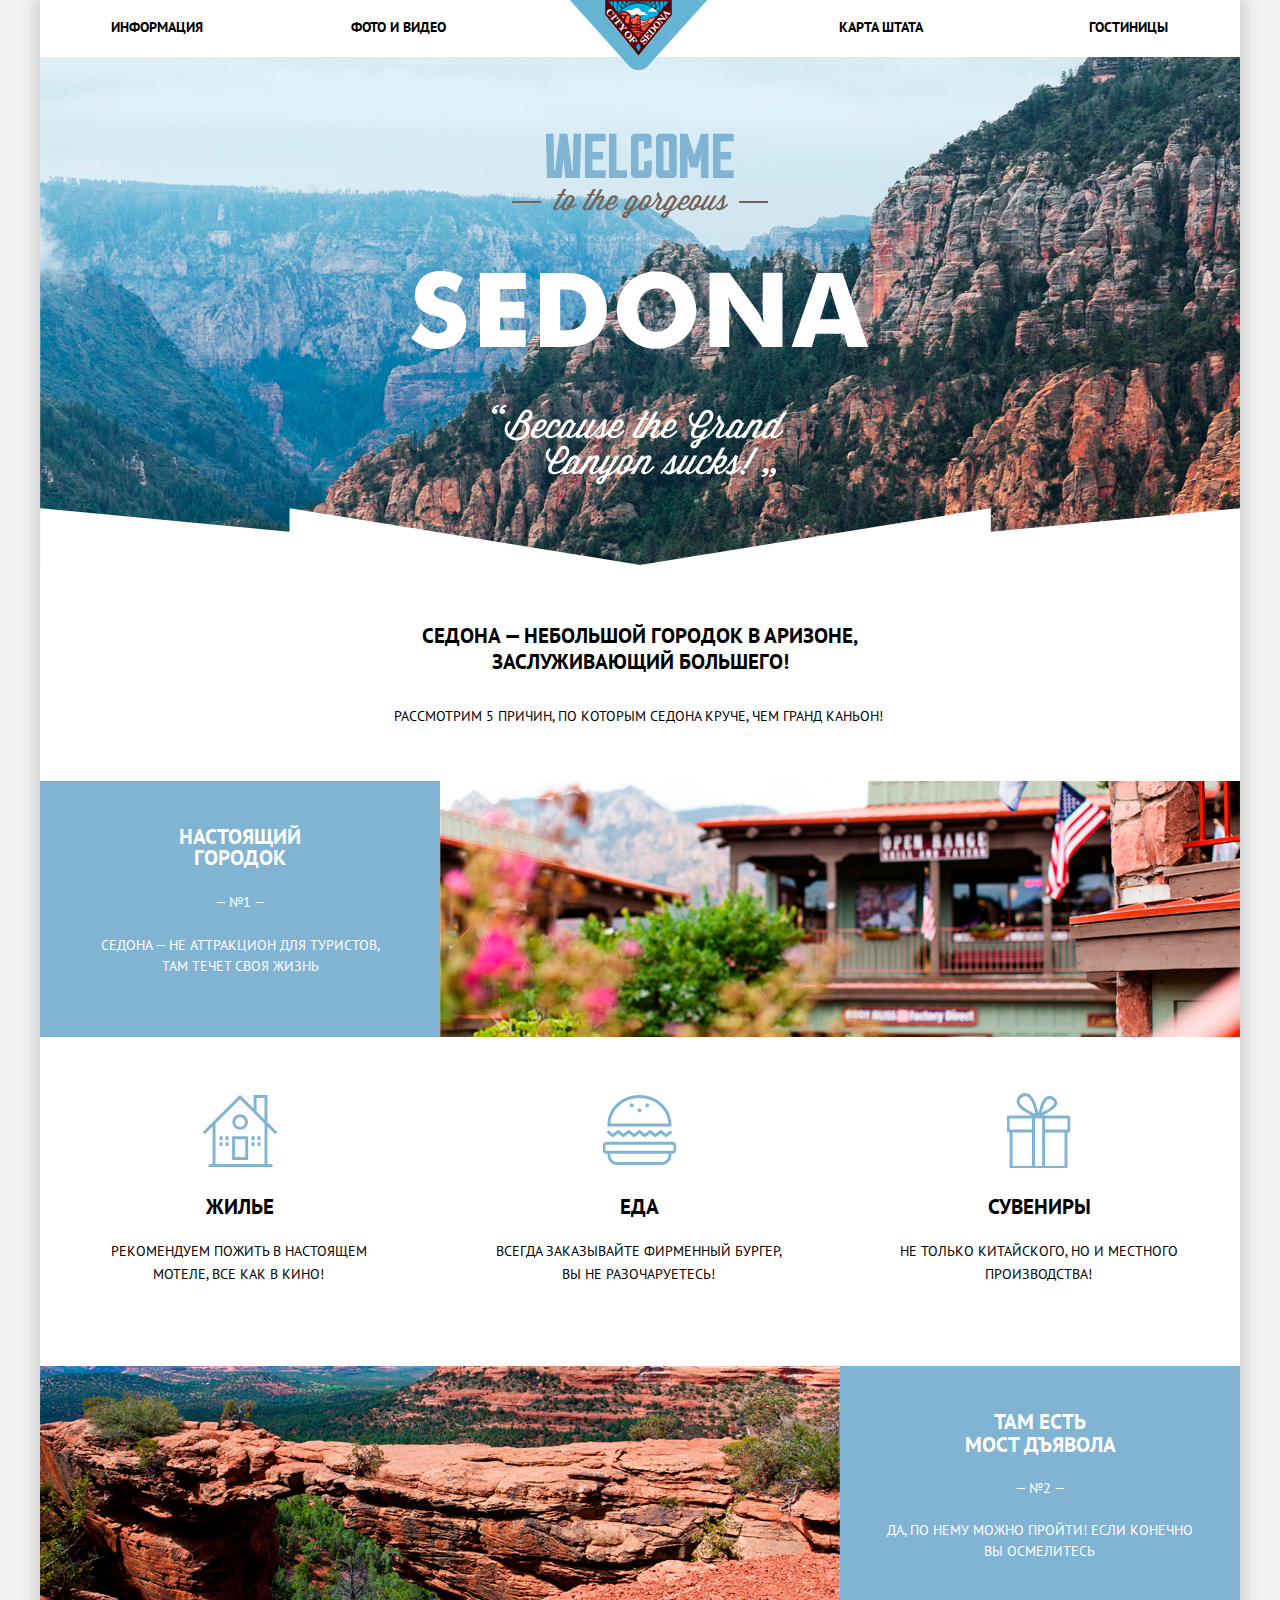
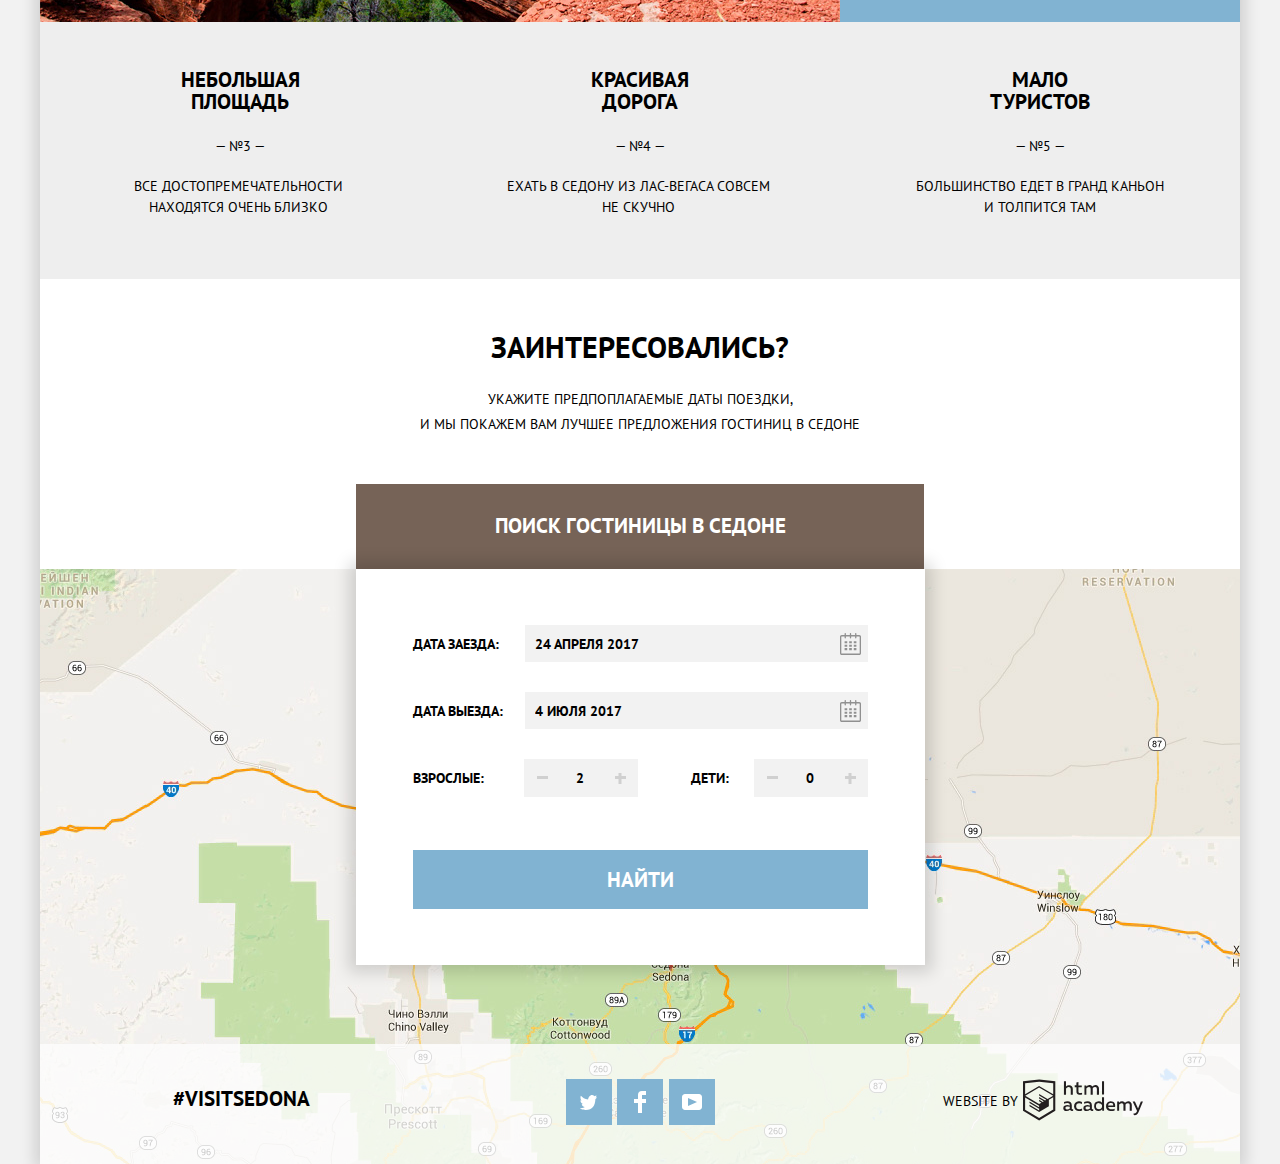
<file: index.html>
<!DOCTYPE html>
<html lang="ru">
  <head>
    <meta charset="utf-8">
    <title>HTML Academy: Седона</title>
    <link href="https://fonts.googleapis.com/css?family=PT+Sans:400,700&amp;subset=cyrillic" rel="stylesheet">
    <link href="css/normalize.min.css" rel="stylesheet">
    <link href="css/style.min.css" rel="stylesheet">
  </head>
  <body class="no-js">
  
    <div class="container"> 
    <header class="main-header">
      <nav class="main-navigation">
        <a class="main-header-logo" href="index.html">
          <img src="img/main-logo.png" width="138" height="70" alt="Логотип «Седона»">
        </a>
        <ul class="site-navigation">
          <li><a href="info.html">Информация</a></li>
          <li><a href="photos.html">Фото и видео</a></li>
          <li><a href="map.html">Карта штата</a></li>
          <li><a href="catalog.html">Гостиницы</a></li>
        </ul>
      </nav>
    </header>

    <main>

      <div class="header-image">  
        <img src="img/welcome-text.png" class="welcome-title" alt="Welcome to Sedona"/>  <!--Контентное изображение, без которого теряется смысл раздела-->
      </div>

      <section class="main-description">
        <h1 class="visually-hidden">5 преимуществ Седоны</h1> 
        <h2>СЕДОНА &mdash; НЕБОЛЬШОЙ ГОРОДОК В АРИЗОНЕ, ЗАСЛУЖИВАЮЩИЙ БОЛЬШЕГО!</h2>
        <p>РАССМОТРИМ 5 ПРИЧИН, ПО КОТОРЫМ СЕДОНА КРУЧЕ, ЧЕМ ГРАНД КАНЬОН!</p>
      </section>

      <section class="true-city"> 
        <div class="true-city-description">
          <h2>НАСТОЯЩИЙ ГОРОДОК</h2>
          <span>&mdash; №1 &mdash;</span>
          <p>СЕДОНА &mdash; НЕ АТТРАКЦИОН ДЛЯ ТУРИСТОВ, ТАМ ТЕЧЕТ СВОЯ ЖИЗНЬ</p>
        </div>
      </section>

      <section class="add-adventages"> 
        <h2 class="visually-hidden">Дополнительные преимущества Седоны</h2>
        <ul class="add-adventages-list">
          <li class="add-adventages-item">  
            <h3>ЖИЛЬЕ</h3>
            <p>РЕКОМЕНДУЕМ ПОЖИТЬ В НАСТОЯЩЕМ МОТЕЛЕ, ВСЕ КАК В КИНО!</p>
          </li>
          <li class="add-adventages-item">
            <h3>ЕДА</h3>
            <p>ВСЕГДА ЗАКАЗЫВАЙТЕ ФИРМЕННЫЙ БУРГЕР, ВЫ НЕ РАЗОЧАРУЕТЕСЬ!</p>
          </li>
          <li class="add-adventages-item">
            <h3>СУВЕНИРЫ</h3>
            <p>НЕ ТОЛЬКО КИТАЙСКОГО, НО И МЕСТНОГО ПРОИЗВОДСТВА!</p>
          </li>
        </ul>  
      </section>
       
      <section class="devil-bridge"> 
        <div class="devil-bridge-description">
          <h2>ТАМ ЕСТЬ<br>МОСТ ДЪЯВОЛА</h2>
          <span>&mdash; №2 &mdash;</span>
          <p>ДА, ПО НЕМУ МОЖНО ПРОЙТИ! ЕСЛИ КОНЕЧНО ВЫ ОСМЕЛИТЕСЬ</p>
        </div>
      </section>

      <section class="last-adventages">
        <h2 class="visually-hidden">Финальные три преимущества</h2>
        <ul class="last-adventages-list">
          <li class="last-adventages-item">
            <h2>НЕБОЛЬШАЯ ПЛОЩАДЬ</h2>
            <span>&mdash; №3 &mdash;</span>
            <p>ВСЕ ДОСТОПРЕМЕЧАТЕЛЬНОСТИ НАХОДЯТСЯ ОЧЕНЬ БЛИЗКО</p>
          </li>
          <li class="last-adventages-item">
            <h2>КРАСИВАЯ ДОРОГА</h2>
            <span>&mdash; №4 &mdash;</span>
            <p>ЕХАТЬ В СЕДОНУ ИЗ ЛАС-ВЕГАСА СОВСЕМ НЕ СКУЧНО</p>
          </li>
          <li class="last-adventages-item">
            <h2>МАЛО ТУРИСТОВ</h2>
            <span>&mdash; №5 &mdash;</span>
            <p>БОЛЬШИНСТВО ЕДЕТ В ГРАНД КАНЬОН И ТОЛПИТСЯ ТАМ</p>
          </li>
        </ul>  
      </section>
      
      <section class="proposal">
        <h2>ЗАИНТЕРЕСОВАЛИСЬ?</h2>
        <p>УКАЖИТЕ ПРЕДПОПЛАГАЕМЫЕ ДАТЫ ПОЕЗДКИ,<br>И МЫ ПОКАЖЕМ ВАМ ЛУЧШЕЕ ПРЕДЛОЖЕНИЯ ГОСТИНИЦ В СЕДОНЕ</p>
        <a class="search-button" href="search-hotels.html">ПОИСК ГОСТИНИЦы В СЕДОНЕ</a>
      </section>

      <section class="modal modal-search-hotels modal-show">
        <form class="search-hotel-form" action="https://echo.htmlacademy.ru" method="post">
          <h2 class="visually-hidden">Поиск гостиницы</h2>
          <div class="search-hotel-date">
            <label for="arrivale-date">Дата заезда:</label>
            <input id="arrivale-date" type="text" name="ar-date" value="24 апреля 2017"> 
            <button type="button" class="icon-calendar"><span class="visually-hidden">Календарь</span></button>
          </div>
          <div class="search-hotel-date">
            <label for="departure-date">Дата выезда:</label>
            <input id="departure-date" type="text" name="dep-date" value="4 июля 2017"> 
            <button type="button" class="icon-calendar"><span class="visually-hidden">Календарь</span></button>
          </div>
    
          <div class="search-hotel-people">
            <div class="amount">
              <label for="adults-amount">Взрослые:</label>
              <button class="minus-button" type="button" name="minus-adult">
                <span class="visually-hidden">Уменьшить количество взрослых на 1</span>
                
              </button>
              <input type="text" name="amount-of-adults" value="2" id="adults-amount" pattern="[0-9]{1,2}" title="Количество взрослых не более 99">
              <button class="plus-button" type="button" name="plus-adult">
                <span class="visually-hidden">Увеличить количество взрослых на 1</span>
                
              </button>
            </div>
            <div class="amount">
              <label for="childs-amount">Дети:</label>
              <button class="minus-button" type="button" name="minus-child">
                <span class="visually-hidden">Уменьшить количество детей на 1</span>
                
              </button>
              <input type="text" name="amount-of-childs" value="0" id="childs-amount" pattern="[0-9]{1,2}" title="Количество детей не более 99">
              <button class="plus-button" type="button" name="plus-child">
                <span class="visually-hidden">Увеличить количество детей на 1</span>
                
              </button>
            </div>
          </div>
          <button class="find-button" type="submit">Найти</button> 
          </form>
      </section>
      
      <section class="map">
        <iframe src="https://www.google.com/maps/embed?pb=!1m18!1m12!1m3!1d52385.31504777315!2d-111.81831333812019!3d34.85416208209693!2m3!1f0!2f0!3f0!3m2!1i1024!2i768!4f13.1!3m3!1m2!1s0x872da132f942b00d%3A0x5548c523fa6c8efd!2z0KHQtdC00L7QvdCwLCDQkNGA0LjQt9C-0L3QsCA4NjMzNiwg0KHQqNCQ!5e0!3m2!1sru!2sru!4v1530361672863" allowfullscreen></iframe>
      </section>
    </main>

    <footer class="main-footer footer-index">
      <div class="footer-hash">
        <a href="#VISITSEDONA">#VISITSEDONA</a>
      </div>
      <div class="footer-social">
        <ul>
          <li>
            <a class="social-button" href="#">
              <span class="visually-hidden">Твитер</span>
              <svg xmlns="http://www.w3.org/2000/svg" xmlns:xlink="http://www.w3.org/1999/xlink" width="17" height="15" viewBox="0 0 17 15"><path fill="#FFF" d="M10.95.144c1.685-.496 2.984.27 3.577 1.179.673-.231 1.331-.481 2.011-.708a2.345 2.345 0 0 1-.857 1.768c.685.17 1.304-.491 1.304-.491-.169 1-1.006 1.788-1.563 2.024-.231 6.75-3.175 11.217-10.077 11.082h-.446c-.41 0-4.164-.46-4.898-1.887 2.271.196 3.893-.422 4.693-1.177-.96-.3-2.679-.477-2.979-2.95.349.106.564.228 1.19.119C1.705 8.247.374 7.53.448 5.33c.285.328 1.067.536 1.34.472C1.085 5.561-.182 2.442.894.85c1.818 1.854 3.735 3.606 7.152 3.773C8.254 2.33 9.183.793 10.95.144z"/></svg>
            </a>
          </li>
          <li>
            <a class="social-button" href="#">
              <span class="visually-hidden">Фейсбук</span>
              <svg xmlns="http://www.w3.org/2000/svg" width="12" height="22" viewBox="0 0 12 22"><path fill="#FFF" d="M12 4V0H8a4 4 0 0 0-4 4v4H0v4h4v10h4V12h4V8H8V4h4z"/></svg>
            </a>
          </li>
          <li>
            <a class="social-button" href="#">
              <span class="visually-hidden">YouTube</span>
              <svg xmlns="http://www.w3.org/2000/svg" xmlns:xlink="http://www.w3.org/1999/xlink" width="20" height="16" viewBox="0 0 20 16"><path fill="#FFF" d="M17 0H3C1.35 0 0 1.35 0 3v10c0 1.65 1.35 3 3 3h14c1.65 0 3-1.35 3-3V3c0-1.65-1.35-3-3-3zM6.027 11.998V4.002L15.014 8l-8.987 3.998z"/></svg>
            </a>
          </li>
        </ul>
      </div>
      <div class="footer-academy-logo">
        <span>Website by</span>
        <a class="footer-logo" href="https://htmlacademy.ru/intensive/htmlcss">
          <svg id="Layer_1" data-name="Layer 1" xmlns="http://www.w3.org/2000/svg" viewBox="0 0 108.08 36.85"><path d="M44.61,26.88a2,2,0,0,0,.55-0.1v1.33a3.25,3.25,0,0,1-1.18.21,1.67,1.67,0,0,1-1.67-1,4.84,4.84,0,0,1-3.14,1.08c-1.51,0-2.91-.83-2.91-2.55,0-2.13,2-2.79,3.71-2.79a11.08,11.08,0,0,1,2.17.25v-0.3c0-1-.76-1.77-2.19-1.77a7.42,7.42,0,0,0-3,.64v-1.7a10.21,10.21,0,0,1,3.19-.55c2.36,0,3.81,1.12,3.81,3.65v3a0.54,0.54,0,0,0,.49.59h0.17Zm-6.44-1.13A1.35,1.35,0,0,0,39.63,27h0.11a3.39,3.39,0,0,0,2.41-1V24.58a9.72,9.72,0,0,0-1.81-.21c-1,0-2.16.33-2.16,1.38h0Zm12.36-6.11a5,5,0,0,1,2.57.64V22a4.08,4.08,0,0,0-2.3-.7,2.75,2.75,0,1,0,0,5.49,5,5,0,0,0,2.43-.64v1.71a6.27,6.27,0,0,1-2.76.57A4.21,4.21,0,0,1,46,24.51q0-.21,0-0.41a4.32,4.32,0,0,1,4.18-4.46h0.38Zm12.17,7.24a2,2,0,0,0,.55-0.1v1.33a3.25,3.25,0,0,1-1.18.21,1.67,1.67,0,0,1-1.67-1,4.84,4.84,0,0,1-3.14,1.08c-1.51,0-2.91-.83-2.91-2.55,0-2.13,2-2.79,3.71-2.79a11.08,11.08,0,0,1,2.17.25v-0.3c0-1-.76-1.77-2.19-1.77a7.42,7.42,0,0,0-3,.64v-1.7a10.21,10.21,0,0,1,3.19-.55c2.36,0,3.81,1.12,3.81,3.65v3a0.54,0.54,0,0,0,.49.59h0.17Zm-6.44-1.13A1.35,1.35,0,0,0,57.73,27h0.11a3.39,3.39,0,0,0,2.41-1V24.58a9.72,9.72,0,0,0-1.81-.21c-1.06,0-2.16.33-2.16,1.38h0ZM73,16V28.2H71.35V26.88a3.88,3.88,0,0,1-3.19,1.54,4.4,4.4,0,0,1,0-8.78,3.81,3.81,0,0,1,3,1.3V16H73Zm-4.53,5.22a2.76,2.76,0,1,0,0,5.52A2.86,2.86,0,0,0,71.15,25V23A2.91,2.91,0,0,0,68.49,21.27ZM79,19.64c3.31,0,4.46,2.68,3.92,5.09H76.7c0.21,1.5,1.67,2.11,3.19,2.11a6.11,6.11,0,0,0,2.64-.59v1.6a7.14,7.14,0,0,1-3,.57C77,28.42,74.78,27,74.78,24a4.18,4.18,0,0,1,4-4.39H79Zm0.09,1.54a2.28,2.28,0,0,0-2.44,2.1v0.06H81.3A2,2,0,0,0,79.13,21.18Zm5.73,7V19.87h1.65v1a3.81,3.81,0,0,1,2.78-1.27A2.86,2.86,0,0,1,91.89,21a4.12,4.12,0,0,1,2.91-1.33A3.06,3.06,0,0,1,98,23V28.2h-1.9V23.05a1.59,1.59,0,0,0-1.42-1.75H94.42a2.8,2.8,0,0,0-2.07,1.12V28.2h-1.9V23.05A1.59,1.59,0,0,0,89,21.31H88.8a3,3,0,0,0-2.21,1.29v5.63H84.86Zm21.31-8.33h1.9l-3.91,9.46c-0.9,2.17-2.09,2.86-3.35,2.86a4.76,4.76,0,0,1-1.1-.14V30.46a2.86,2.86,0,0,0,.85.12c0.9,0,1.58-.64,2.07-1.9l0.17-.42-4-8.4h2l2.86,6.29ZM38.73,1.46V6.22a3.81,3.81,0,0,1,2.7-1.14,3.25,3.25,0,0,1,3.44,3.4v5.15H43V8.72a1.81,1.81,0,0,0-1.61-2h-0.3a2.93,2.93,0,0,0-2.32,1.39v5.52h-1.9V1.46h1.9ZM49.94,2.31v3h3V6.91h-3v3.81c0,1.1.5,1.46,1.58,1.46a4.49,4.49,0,0,0,1.69-.33v1.6A6.8,6.8,0,0,1,51,13.8a2.55,2.55,0,0,1-2.86-2.74V6.89H46.58V5.26h1.5V2.74Zm5.4,11.31V5.28H57v1A3.81,3.81,0,0,1,59.77,5a2.86,2.86,0,0,1,2.6,1.33A4.12,4.12,0,0,1,65.28,5,3.06,3.06,0,0,1,68.44,8.4v5.21h-1.9V8.46a1.59,1.59,0,0,0-1.42-1.75H64.89a2.8,2.8,0,0,0-2.07,1.12v5.78h-1.9V8.46A1.59,1.59,0,0,0,59.5,6.71H59.27A3,3,0,0,0,57.06,8v5.63H55.34ZM71.17,1.45H73V13.6H71.17V1.45ZM14.71,0H14.55L0,1.54V28.21l14.55,8.66,14.55-8.66V1.54Zm12.5,27.1L14.55,34.64,1.9,27.12V16.18l12.59,7.5V25L5.86,19.9v1.31l8.68,5.21v1.39L5.87,22.65V24l8.68,5.21,8.75-5.24V18.31L27.2,16V27.12Zm0-12.53-3.48,2-1.6,1L14.51,13v1.31L21,18.23H21l-0.14.09-1,.54-5.37-3.2V17l4.24,2.52-1,.67-3.2-1.9v1.31l2.1,1.24L14.5,22.1,2,14.65,14.51,7.11Zm0-1.32L14.49,5.76,1.91,13.25v-10L14.56,1.92,27.21,3.25v10h0Z" transform="translate(0 -0.02)" fill="#231f20"/></svg>
        </a>
      </div>
    </footer>
  </div>
  
  <script src="js/search-form.min.js"></script>

  </body>
</html>
</file>
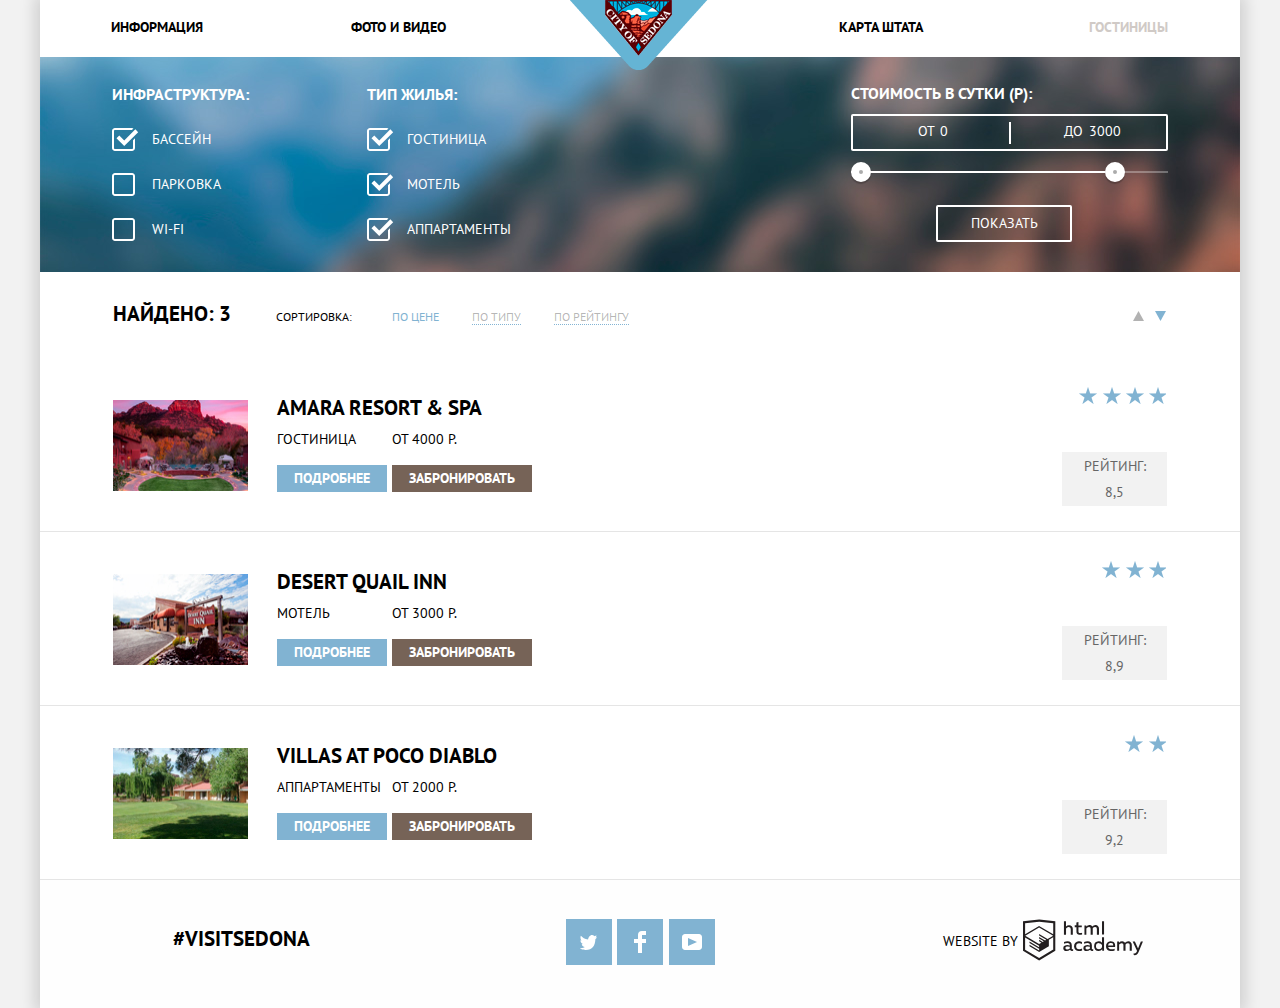
<file: catalog.html>
<!DOCTYPE html>
<html lang="ru">
  <head>
    <meta charset="utf-8">
    <title>HTML Academy: Седона</title>
    <link href="https://fonts.googleapis.com/css?family=PT+Sans:400,700&amp;subset=cyrillic" rel="stylesheet">
    <link href="css/normalize.min.css" rel="stylesheet">
    <link href="css/style.min.css" rel="stylesheet">
  </head>
  <body>
    <div class="container">
      
      <header class="main-header">
        <nav class="main-navigation">
          <a class="main-header-logo" href="index.html">
            <img src="img/main-logo.png" width="138" height="70" alt="Логотип «Седона»">
          </a>
          <ul class="site-navigation">
            <li><a href="info.html">Информация</a></li>
            <li><a href="photos.html">Фото и видео</a></li>
            <li><a href="map.html">Карта штата</a></li>
            <li><a href="hotels.html" class="active">Гостиницы</a></li>
          </ul>
        </nav>
      </header>

      <main>
        <section class="filters">
          <h2 class="visually-hidden">Фильтр отелей</h2>
          <form class="filter-form" method="get" action="https://echo.htmlacademy.ru">
          <div class="hotel-filter">
            <h2>Инфраструктура:</h2>
            <ul>
              <li class="filter-option">          
                <input class="visually-hidden filter-input filter-input-checkbox" type="checkbox" name="pool" value="Бассейн" id="checkbox1" checked>
                <label for="checkbox1">Бассейн</label>
              </li>
              <li class="filter-option">
                <input class="visually-hidden filter-input filter-input-checkbox" type="checkbox" name="parking" value="Парковка" id="checkbox2">
                <label for="checkbox2">Парковка</label>
              </li>
              <li class="filter-option">
                <input class="visually-hidden filter-input filter-input-checkbox" type="checkbox" name="wifi" value="Wi-Fi" id="checkbox3">
                <label for="checkbox3">Wi-Fi</label>
              </li>
            </ul>
          </div>

          <div class="hotel-filter">
            <h2>Тип жилья:</h2>
            <ul>
              <li class="filter-option">
                <input class="visually-hidden filter-input filter-input-checkbox" type="checkbox" name="hotel" value="Гостиница" id="checkbox4" checked>
                <label for="checkbox4">Гостиница</label>
              </li>
              <li class="filter-option">
                <input class="visually-hidden filter-input filter-input-checkbox" type="checkbox" name="motel" value="Мотель" id="checkbox5" checked>
                <label  for="checkbox5">Мотель</label>
              </li>
              <li class="filter-option">
                <input class="visually-hidden filter-input filter-input-checkbox" type="checkbox" name="appartment" value="Аппартаменты" id="checkbox6" checked>
                <label for="checkbox6">Аппартаменты</label>    
              </li>
            </ul>
          </div>

          <div class="filter-range">
            <div class="filter-range-title">Стоимость в сутки (р):</div>
            <div class="price-controls">
              <label class="min-price">от <input type="text" name="min-price" value="0"></label>
              <label class="max-price">до <input type="text" name="max-price" value="3000"></label>
            </div>
            <div class="range-controls">
              <div class="scale">
                <div class="bar"></div>
              </div>
              <div class="range-toggle range-toggle-min"></div>
              <div class="range-toggle range-toggle-max"></div>
            </div>
            <button type="submit" class="filter-button">Показать</button>
          </div>
       
          </form>
        </section>

        <section class="catalog-sorting">
          <h2 class="visually-hidden">Сортировка отелей</h2>
          <div class="sorting-result">
            <span class="sort-find">НАЙДЕНО: 3</span>
          </div>
          <div class="sorting-type">
            <span class="sort-name">СОРТИРОВКА:</span>
            <ul class="sorting-list"> 
              <li><a href="#" class="active-sort-link">ПО ЦЕНЕ</a></li>
              <li><a href="#">ПО ТИПУ</a></li>
              <li><a href="#">ПО РЕЙТИНГУ</a></li>
            </ul>
          </div>
          <div class="sorting-up-down">
            <ul class="up-down-list">
              <li class="up">
                <button type="button" class="updown-button">
                  <span class="visually-hidden">По возрастанию</span>
                  <svg xmlns="http://www.w3.org/2000/svg" width="11" height="10" viewBox="0 0 11 10"><path fill="#231F20" d="M5.5 0L0 10h11z"/></svg>
                </button>
              </li>
              <li class="down">
                <button type="button" class="updown-button">
                  <span class="visually-hidden">По убыванию</span>
                  <svg xmlns="http://www.w3.org/2000/svg" width="11" height="10" viewBox="0 0 11 10"><path fill="#231F20" d="M5.5 10L0 0h11"/></svg>
              </button>
              </li>
            </ul>
          </div>
        </section>

        <section class="catalog">
          <h2 class="visually-hidden">Список отелей</h2>
          <article class="catalog-item">
            <div class="catalog-image">
              <img src="img/hotel1.jpg" width="135" height="91" alt="AMARA RESORT &amp; SPA"/>
            </div>
            <div class="catalog-description">
              <h2><a href="#">AMARA RESORT &amp; SPA</a></h2>
              <div class="description-detail">
                <span>ГОСТИНИЦА</span>
                <a href="#">Подробнее</a>
              </div>
              <div class="description-price">
                <span>ОТ 4000 Р.</span>
                <a href="#">ЗАБРОНИРОВАТЬ</a>
              </div>
            </div>
            <div class="rating-item">
              <div class="stars-4">
                <span class="visually-hidden">4 звезды</span>
              </div>
              <div class="rating"><span>Рейтинг: 8,5</span></div>
            </div>  
          </article>
          <article class="catalog-item">
            <div class="catalog-image">
              <img src="img/hotel2.jpg" width="135" height="91" alt="RESORT QUAIL INN"/>
            </div>
            <div class="catalog-description">
              <h2><a href="#">desert QUAIL INN</a></h2>
              <div class="description-detail">
                <span>МОТЕЛЬ</span>
                <a href="#">Подробнее</a>
              </div>
              <div class="description-price">
                <span>ОТ 3000 Р.</span>
                <a href="#">ЗАБРОНИРОВАТЬ</a>
              </div>
            </div>
            <div class="rating-item">
              <div class="stars-3"> 
                  <span class="visually-hidden">3 звезды</span>      
              </div>
              <div class="rating">
                <span>Рейтинг: 8,9</span>
              </div>
            </div>
          </article>
          <article class="catalog-item">
            <div class="catalog-image">
              <img src="img/hotel3.jpg" width="135" height="91" alt="VILLAS AT POCO DIABLO"/>
            </div>
            <div class="catalog-description">
              <h2> <a href="#">VILLAS AT POCO DIABLO</a></h2>
              <div class="description-detail">
                <span>АППАРТАМЕНТЫ</span>
                <a href="#">Подробнее</a>
              </div>
              <div class="description-price">
                <span>ОТ 2000 Р.</span>
                <a href="#">ЗАБРОНИРОВАТЬ</a>
              </div>
            </div>
            <div class="rating-item">
              <div class="stars-2">
                <span class="visually-hidden">2 звезды</span>
              </div>
              <div class="rating">
                <span>Рейтинг: 9,2</span>
              </div>
            </div>
          </article>
        </section>
      </main>
    
      <footer class="main-footer">
        <div class="footer-hash">
          <a href=#VISITSEDONA>#VISITSEDONA</a>
        </div>
        <div class="footer-social">
          <ul class="social-list">
            <li>
              <a class="social-button" href="#">
                <span class="visually-hidden">Твитер</span>
                <svg xmlns="http://www.w3.org/2000/svg" xmlns:xlink="http://www.w3.org/1999/xlink" width="17" height="15" viewBox="0 0 17 15"><path fill="#FFF" d="M10.95.144c1.685-.496 2.984.27 3.577 1.179.673-.231 1.331-.481 2.011-.708a2.345 2.345 0 0 1-.857 1.768c.685.17 1.304-.491 1.304-.491-.169 1-1.006 1.788-1.563 2.024-.231 6.75-3.175 11.217-10.077 11.082h-.446c-.41 0-4.164-.46-4.898-1.887 2.271.196 3.893-.422 4.693-1.177-.96-.3-2.679-.477-2.979-2.95.349.106.564.228 1.19.119C1.705 8.247.374 7.53.448 5.33c.285.328 1.067.536 1.34.472C1.085 5.561-.182 2.442.894.85c1.818 1.854 3.735 3.606 7.152 3.773C8.254 2.33 9.183.793 10.95.144z"/></svg>
              </a>
            </li>
            <li>
              <a class="social-button" href="#">
                <span class="visually-hidden">Фейсбук</span>
                <svg xmlns="http://www.w3.org/2000/svg" width="12" height="22" viewBox="0 0 12 22"><path fill="#FFF" d="M12 4V0H8a4 4 0 0 0-4 4v4H0v4h4v10h4V12h4V8H8V4h4z"/></svg>
              </a>
            </li>
            <li>
              <a class="social-button" href="#">
                <span class="visually-hidden">YouTube</span>
                <svg xmlns="http://www.w3.org/2000/svg" xmlns:xlink="http://www.w3.org/1999/xlink" width="20" height="16" viewBox="0 0 20 16"><path fill="#FFF" d="M17 0H3C1.35 0 0 1.35 0 3v10c0 1.65 1.35 3 3 3h14c1.65 0 3-1.35 3-3V3c0-1.65-1.35-3-3-3zM6.027 11.998V4.002L15.014 8l-8.987 3.998z"/></svg>
              </a>
            </li>
          </ul>
        </div>
        <div class="footer-academy-logo">
          <span>Website by</span>
          <a class="footer-logo" href="https://htmlacademy.ru">
            <svg id="Layer_1" data-name="Layer 1" xmlns="http://www.w3.org/2000/svg" viewBox="0 0 108.08 36.85"><path d="M44.61,26.88a2,2,0,0,0,.55-0.1v1.33a3.25,3.25,0,0,1-1.18.21,1.67,1.67,0,0,1-1.67-1,4.84,4.84,0,0,1-3.14,1.08c-1.51,0-2.91-.83-2.91-2.55,0-2.13,2-2.79,3.71-2.79a11.08,11.08,0,0,1,2.17.25v-0.3c0-1-.76-1.77-2.19-1.77a7.42,7.42,0,0,0-3,.64v-1.7a10.21,10.21,0,0,1,3.19-.55c2.36,0,3.81,1.12,3.81,3.65v3a0.54,0.54,0,0,0,.49.59h0.17Zm-6.44-1.13A1.35,1.35,0,0,0,39.63,27h0.11a3.39,3.39,0,0,0,2.41-1V24.58a9.72,9.72,0,0,0-1.81-.21c-1,0-2.16.33-2.16,1.38h0Zm12.36-6.11a5,5,0,0,1,2.57.64V22a4.08,4.08,0,0,0-2.3-.7,2.75,2.75,0,1,0,0,5.49,5,5,0,0,0,2.43-.64v1.71a6.27,6.27,0,0,1-2.76.57A4.21,4.21,0,0,1,46,24.51q0-.21,0-0.41a4.32,4.32,0,0,1,4.18-4.46h0.38Zm12.17,7.24a2,2,0,0,0,.55-0.1v1.33a3.25,3.25,0,0,1-1.18.21,1.67,1.67,0,0,1-1.67-1,4.84,4.84,0,0,1-3.14,1.08c-1.51,0-2.91-.83-2.91-2.55,0-2.13,2-2.79,3.71-2.79a11.08,11.08,0,0,1,2.17.25v-0.3c0-1-.76-1.77-2.19-1.77a7.42,7.42,0,0,0-3,.64v-1.7a10.21,10.21,0,0,1,3.19-.55c2.36,0,3.81,1.12,3.81,3.65v3a0.54,0.54,0,0,0,.49.59h0.17Zm-6.44-1.13A1.35,1.35,0,0,0,57.73,27h0.11a3.39,3.39,0,0,0,2.41-1V24.58a9.72,9.72,0,0,0-1.81-.21c-1.06,0-2.16.33-2.16,1.38h0ZM73,16V28.2H71.35V26.88a3.88,3.88,0,0,1-3.19,1.54,4.4,4.4,0,0,1,0-8.78,3.81,3.81,0,0,1,3,1.3V16H73Zm-4.53,5.22a2.76,2.76,0,1,0,0,5.52A2.86,2.86,0,0,0,71.15,25V23A2.91,2.91,0,0,0,68.49,21.27ZM79,19.64c3.31,0,4.46,2.68,3.92,5.09H76.7c0.21,1.5,1.67,2.11,3.19,2.11a6.11,6.11,0,0,0,2.64-.59v1.6a7.14,7.14,0,0,1-3,.57C77,28.42,74.78,27,74.78,24a4.18,4.18,0,0,1,4-4.39H79Zm0.09,1.54a2.28,2.28,0,0,0-2.44,2.1v0.06H81.3A2,2,0,0,0,79.13,21.18Zm5.73,7V19.87h1.65v1a3.81,3.81,0,0,1,2.78-1.27A2.86,2.86,0,0,1,91.89,21a4.12,4.12,0,0,1,2.91-1.33A3.06,3.06,0,0,1,98,23V28.2h-1.9V23.05a1.59,1.59,0,0,0-1.42-1.75H94.42a2.8,2.8,0,0,0-2.07,1.12V28.2h-1.9V23.05A1.59,1.59,0,0,0,89,21.31H88.8a3,3,0,0,0-2.21,1.29v5.63H84.86Zm21.31-8.33h1.9l-3.91,9.46c-0.9,2.17-2.09,2.86-3.35,2.86a4.76,4.76,0,0,1-1.1-.14V30.46a2.86,2.86,0,0,0,.85.12c0.9,0,1.58-.64,2.07-1.9l0.17-.42-4-8.4h2l2.86,6.29ZM38.73,1.46V6.22a3.81,3.81,0,0,1,2.7-1.14,3.25,3.25,0,0,1,3.44,3.4v5.15H43V8.72a1.81,1.81,0,0,0-1.61-2h-0.3a2.93,2.93,0,0,0-2.32,1.39v5.52h-1.9V1.46h1.9ZM49.94,2.31v3h3V6.91h-3v3.81c0,1.1.5,1.46,1.58,1.46a4.49,4.49,0,0,0,1.69-.33v1.6A6.8,6.8,0,0,1,51,13.8a2.55,2.55,0,0,1-2.86-2.74V6.89H46.58V5.26h1.5V2.74Zm5.4,11.31V5.28H57v1A3.81,3.81,0,0,1,59.77,5a2.86,2.86,0,0,1,2.6,1.33A4.12,4.12,0,0,1,65.28,5,3.06,3.06,0,0,1,68.44,8.4v5.21h-1.9V8.46a1.59,1.59,0,0,0-1.42-1.75H64.89a2.8,2.8,0,0,0-2.07,1.12v5.78h-1.9V8.46A1.59,1.59,0,0,0,59.5,6.71H59.27A3,3,0,0,0,57.06,8v5.63H55.34ZM71.17,1.45H73V13.6H71.17V1.45ZM14.71,0H14.55L0,1.54V28.21l14.55,8.66,14.55-8.66V1.54Zm12.5,27.1L14.55,34.64,1.9,27.12V16.18l12.59,7.5V25L5.86,19.9v1.31l8.68,5.21v1.39L5.87,22.65V24l8.68,5.21,8.75-5.24V18.31L27.2,16V27.12Zm0-12.53-3.48,2-1.6,1L14.51,13v1.31L21,18.23H21l-0.14.09-1,.54-5.37-3.2V17l4.24,2.52-1,.67-3.2-1.9v1.31l2.1,1.24L14.5,22.1,2,14.65,14.51,7.11Zm0-1.32L14.49,5.76,1.91,13.25v-10L14.56,1.92,27.21,3.25v10h0Z" transform="translate(0 -0.02)" fill="#231f20"/></svg>
          </a>
        </div>
      </footer>
    </div>
  </body>
</html>
</file>
<file: css/style.min.css>
body{font-family:"PT Sans",Arial,sans-serif;font-size:14px;line-height:26px;color:#000;text-transform:uppercase;background-color:#f2f2f2}.no-js .modal{display:block}img{max-width:100%}.visually-hidden:not(:focus):not(:active),input[type="checkbox"].visually-hidden,input[type="radio"].visually-hidden{position:absolute;width:1px;height:1px;margin:-1px;border:0;padding:0;white-space:nowrap;-webkit-clip-path:inset(100%);clip-path:inset(100%);clip:rect(0 0 0 0);overflow:hidden}.container{position:relative;width:1200px;min-height:100vh;background-color:#fff;display:-webkit-box;display:-ms-flexbox;display:flex;-webkit-box-orient:vertical;-webkit-box-direction:normal;-ms-flex-direction:column;flex-direction:column;margin-right:auto;margin-left:auto;-webkit-box-shadow:0px 0 15px 5px rgba(0,1,1,0.15);box-shadow:0px 0 15px 5px rgba(0,1,1,0.15)}a{text-decoration:none}.main-navigation{font-size:14px;line-height:26px;color:#000;font-weight:700;background-color:#fff}.main-header{position:relative}.main-header-logo{position:absolute;top:0;left:50%;margin-left:-70px;z-index:1}.site-navigation{list-style:none;display:-webkit-box;display:-ms-flexbox;display:flex;-ms-flex-wrap:wrap;flex-wrap:wrap;margin:0;padding:14px 71px 17px}.site-navigation li{width:240px;-webkit-box-sizing:border-box;box-sizing:border-box}.site-navigation li:first-child{text-align:left}.site-navigation li:nth-child(2){margin-right:97px;text-align:left}.site-navigation li:nth-child(3){text-align:right;padding-right:5px}.site-navigation li:nth-child(4){text-align:right}.site-navigation a{color:#000}.header-image{position:relative;background-image:url(../img/background-image-2.jpg);background-repeat:no-repeat;background-position:0 -56px;background-size:1200px auto;background-color:#5f7483;display:-webkit-box;display:-ms-flexbox;display:flex;-webkit-box-orient:vertical;-webkit-box-direction:normal;-ms-flex-direction:column;flex-direction:column;-webkit-box-align:center;-ms-flex-align:center;align-items:center}.welcome-title{margin-top:76px;margin-bottom:80px}.site-navigation a:hover,.site-navigation a:focus{color:#bdd7e8}.site-navigation a:active{color:#e2e2e2}.site-navigation .active{color:#d0cac6}.main-description{text-align:center;padding-top:55px;padding-bottom:50px;padding-right:13px}.main-description h2{font-size:21px;font-weight:700;width:620px;margin:0 0 0 290px;padding-bottom:28px;padding-top:3px}.main-description p{margin:0;padding-left:9px;padding-bottom:2px}.true-city{display:-webkit-box;display:-ms-flexbox;display:flex;margin:0;padding:0;background-color:#81b3d2}.true-city-description{color:#fff;text-align:center;background-color:#81b3d2;width:400px;padding-top:45px;line-height:23px}.true-city::after{content:"";width:800px;height:256px;background-image:url(../img/true-city.jpg);background-repeat:no-repeat;background-position:0 -80px}.true-city-description h2{font-size:21px;font-weight:700;line-height:21px;margin:0 0 23px 125px;width:150px}.true-city-description p{line-height:21px;padding-bottom:5px;margin:21px 50px 0}.add-adventages-list{list-style:none;display:-webkit-box;display:-ms-flexbox;display:flex;-ms-flex-wrap:wrap;flex-wrap:wrap;margin:0;padding:0}.add-adventages-item{text-align:center;width:33.33%;padding-top:159px;padding-bottom:80px}.add-adventages-item h3{position:relative;font-size:21px;font-weight:700;line-height:21px;margin-top:0;margin-bottom:23px}.add-adventages-item:nth-child(1) h3::before{content:"";position:absolute;bottom:50px;left:50%;-webkit-transform:translate(-50%);-ms-transform:translate(-50%);transform:translate(-50%);background-image:url(../img/icon-1.svg);background-repeat:no-repeat;width:75px;height:72px}.add-adventages-item:nth-child(2) h3::before{content:'';position:absolute;bottom:50px;left:50%;-webkit-transform:translate(-50%);-ms-transform:translate(-50%);transform:translate(-50%);background-image:url(../img/icon-3.svg);background-repeat:no-repeat;width:75px;height:72px}.add-adventages-item:nth-child(3) h3::before{content:'';position:absolute;bottom:49px;left:51%;-webkit-transform:translate(-50%);-ms-transform:translate(-50%);transform:translate(-50%);background-image:url(../img/icon-2.svg);background-repeat:no-repeat;width:75px;height:75px}.add-adventages-item p{margin:0;line-height:23px;padding-right:2px;padding-right:50px;padding-left:48px}.devil-bridge{display:-webkit-box;display:-ms-flexbox;display:flex;-webkit-box-orient:horizontal;-webkit-box-direction:reverse;-ms-flex-direction:row-reverse;flex-direction:row-reverse;background-color:#81b3d2}.devil-bridge-description{color:#fff;text-align:center;background-color:#81b3d2;width:400px;padding-top:44px}.devil-bridge-description h2{font-size:21px;font-weight:700;line-height:23px;margin-top:0;margin-bottom:19px}.devil-bridge-description p{padding-bottom:5px;line-height:21px;margin:19px 45px 0 44px}.devil-bridge::after{content:"";width:800px;height:256px;background-image:url(../img/devil-bridge.jpg);background-repeat:no-repeat;background-position:0 -75px}.last-adventages-list{list-style:none;background-color:#eee;display:-webkit-box;display:-ms-flexbox;display:flex;-ms-flex-wrap:wrap;flex-wrap:wrap;margin:0;padding:0}.last-adventages-item{text-align:center;line-height:22px;width:33.33%;padding-top:47px;padding-bottom:61px}.last-adventages-item p{width:269px;margin-top:19px;margin-left:64px;margin-bottom:0;line-height:21px}.last-adventages-item:nth-child(3) p{margin-left:75px;width:250px}.last-adventages-item h2{width:150px;font-size:21px;font-weight:700;margin-top:0;margin-bottom:22px;margin-left:125px}.proposal{text-align:center}.proposal h2{font-size:30px;line-height:36px;font-weight:700;margin-top:50px;margin-bottom:22px}.proposal p{margin-bottom:47px;margin-top:0;line-height:25px}.search-button{position:relative;font-size:21px;line-height:26px;font-weight:700;display:block;width:554px;margin:0 auto;padding:29px 7px 30px 7px;text-align:center;color:#fff;text-transform:uppercase;background-color:#766357;border:none}.search-button:hover,.search-button:focus{background-color:#604e43}.search-button:active{background-color:#503e33;color:#796d67}.map iframe{display:block;width:1200px;height:595px;background:#dfe7cd;background-image:url(../img/map.jpg);background-repeat:no-repeat;border:0}.main-footer{background-color:#fefefe;width:1200px;padding:35px 0;display:-webkit-box;display:-ms-flexbox;display:flex;-webkit-box-pack:justify;-ms-flex-pack:justify;justify-content:space-between;-webkit-box-align:center;-ms-flex-align:center;align-items:center;margin-top:auto}.footer-index{position:absolute;z-index:1;bottom:0;padding:31px 0;background-color:rgba(253,253,253,0.8)}.footer-hash{display:inline-block;vertical-align:middle;word-wrap:break-word;font-size:21px;text-align:center;padding-bottom:10px;padding-left:5px;width:33%}.footer-hash>a{color:#000;font-weight:700}.footer-social{padding-bottom:4px;padding-right:5px;width:34%}.social-button{display:-webkit-box;display:-ms-flexbox;display:flex;-webkit-box-align:center;-ms-flex-align:center;align-items:center;-webkit-box-pack:center;-ms-flex-pack:center;justify-content:center;width:46px;height:46px;background-color:#81b3d2}.footer-social ul{display:-webkit-box;display:-ms-flexbox;display:flex;-ms-flex-wrap:wrap;flex-wrap:wrap;-webkit-box-pack:justify;-ms-flex-pack:justify;justify-content:space-between;width:149px;list-style:none;margin:0 auto;padding:0}.footer-social li{padding-bottom:2px;padding-top:2px}.social-button:hover,.social-button:focus{background-color:#669ec0}.social-button:active path{fill:#7baecc}.social-button:active{background-color:#5496bd;-webkit-box-pack:center;-ms-flex-pack:center;justify-content:center}.footer-logo:hover path{fill:#a8cbe0}.footer-logo:active path{fill:#bdbbbc}.footer-logo a:active{color:#000}.footer-academy-logo{display:-webkit-box;display:-ms-flexbox;display:flex;-webkit-box-pack:center;-ms-flex-pack:center;justify-content:center;align-items:center;width:33%;-webkit-box-align:center;-ms-flex-align:center;align-items:center}.footer-academy-logo span{padding-bottom:7px;padding-right:5px}.footer-logo svg{width:120px;height:50px;padding-right:1px}.search-hotel-form{width:455px}.search-hotel-form input{font-size:14px;line-height:26px;font-weight:700;text-transform:uppercase;background-color:#f2f2f2;border:none}.search-hotel-form input:hover{background-color:#ebebeb;border:none}.search-hotel-form input:focus{background-color:#fff;border:none}.find-button{display:block;width:100%;padding:19px 0;font-size:21px;line-height:21px;font-weight:700;text-transform:uppercase;color:#fff;background-color:#81b3d2;border:none}.find-button:hover,.find-button:focus{background-color:#669ec0}.find-button:active{background-color:#5496bd;color:#83b0cc}.filters{color:#fff;background-color:#365666;background-image:url(../img/filter-background.jpg);background-repeat:no-repeat;background-position-y:-60px}.filter-form{display:-webkit-box;display:-ms-flexbox;display:flex;width:1056px;padding:24px 72px 11px}.hotel-filter{width:255px}.hotel-filter h2{margin-top:0;margin-bottom:19px;font-size:16px}.hotel-filter ul{padding:0;margin-left:36px;margin-top:0;margin-bottom:0;list-style:none}.filter-option{margin-bottom:19px}.filter-option label{position:relative;display:block;padding-left:4px;cursor:pointer;-webkit-user-select:none;-moz-user-select:none;-ms-user-select:none;user-select:none}.filter-input-checkbox + label::before{content:"";position:absolute;left:-36px;top:2px;width:23px;height:23px;background-image:url(../img/checkbox-off.svg);background-repeat:no-repeat}.filter-input-checkbox:focus + label::before{outline:2px solid #81b3d2}.filter-input-checkbox:checked + label::before{content:"";position:absolute;top:2px;left:-36px;width:28px;height:28px;background-image:url(../img/checkbox-on.svg);background-repeat:no-repeat}.cost-hotel-filter{width:528px}.filter-range{padding-left:229px;color:#fff;text-transform:uppercase;padding-top:2px}.filter-range-title{margin-bottom:10px;font-weight:600;font-size:16px;line-height:21px}.price-controls{position:relative;height:33px;margin-bottom:20px;font-size:0;border:2px solid #fff;border-radius:2px}.price-controls::after{content:"";position:absolute;top:50%;left:50%;width:2px;height:22px;background:#fff;-webkit-transform:translate(-50%,-50%);-ms-transform:translate(-50%,-50%);transform:translate(-50%,-50%)}.price-controls label{display:inline-block;font-size:14px;line-height:28px;vertical-align:top;cursor:pointer}.price-controls .min-price{width:90px;padding-left:65px}.price-controls .max-price{width:102px;padding-left:56px}.price-controls input{width:50px;margin:0;color:inherit;font:inherit;background:none;border:none}.range-controls{position:relative;margin-bottom:32px}.range-controls .scale{height:2px;background:rgba(255,255,255,0.3)}.range-controls .bar{width:80%;height:2px;background:#fff}.range-toggle{position:absolute;top:-9px;width:4px;height:4px;background:#ababab;border:8px solid #fff;border-radius:50%;-webkit-box-shadow:0 2px 1px 0 rgba(0,1,1,0.2);box-shadow:0 2px 1px 0 rgba(0,1,1,0.2);cursor:pointer}.range-toggle:hover{background:#1c4f80}.range-toggle-min{left:0}.range-toggle-max{left:80%}.filter-button{font-size:14px;line-height:21px;color:#fff;text-transform:uppercase;display:block;width:136px;margin:0 85px;padding-top:6px;padding-bottom:6px;background-color:transparent;border:2px solid #fff;border-radius:2px}.filter-button:hover,.filter-button:focus{color:#000;background-color:#fff}.catalog-sorting{display:-webkit-box;display:-ms-flexbox;display:flex;-webkit-box-align:baseline;-ms-flex-align:baseline;align-items:baseline;padding:29px 0;width:1200px}.sorting-type{display:-webkit-box;display:-ms-flexbox;display:flex;-webkit-box-align:baseline;-ms-flex-align:baseline;align-items:baseline;width:794px}.catalog-sorting ul{margin:0;display:-webkit-box;display:-ms-flexbox;display:flex;list-style:none}.sort-find{font-size:21px;font-weight:700}.sort-name{font-size:12px;line-height:18px}.sorting-list li{padding-right:33px}.sorting-list a{font-size:12px;line-height:18px;text-transform:uppercase;border-bottom:1px solid #83b4d3;border-bottom-style:dotted;color:rgba(0,0,0,0.3)}.sorting-list a:hover,.sorting-list a:focus{color:#81b3d2}.sorting-list a:active{color:#000;border:none}.sorting-list .active-sort-link{color:#81b3d2;border:none}.sorting-result{margin-left:73px;width:163px}.sorting-up-down{display:-webkit-box;display:-ms-flexbox;display:flex;width:96px;-webkit-box-pack:end;-ms-flex-pack:end;justify-content:flex-end;padding:0}.up-down-list ul{margin:0;padding:0;width:100px}.updown-button{border:none;background-color:transparent;padding:0}.down{margin-left:11px}.up:hover path{fill:#000}.up:active path{fill:#81b3d2}.down:active path{fill:#81b3d2}.up path{fill:rgba(0,0,0,0.3)}.down:hover path{fill:#000}.down path{fill:#81b3d2}.catalog-item{display:-webkit-box;display:-ms-flexbox;display:flex;-webkit-box-pack:justify;-ms-flex-pack:justify;justify-content:space-between;padding:25px 73px;-webkit-box-align:center;-ms-flex-align:center;align-items:center;border-bottom:1px solid #e5e5e5}.catalog-description{display:-webkit-box;display:-ms-flexbox;display:flex;width:780px;-ms-flex-wrap:wrap;flex-wrap:wrap;-ms-flex-line-pack:start;align-content:flex-start;padding-bottom:3px}.catalog-image{width:159px;height:90px}.description-price{margin-left:5px}.catalog-description h2{min-width:750px;margin-top:0;margin-bottom:5px;padding-left:0}.catalog-description a{font-size:21px;line-height:26px;font-weight:700;text-transform:uppercase;color:#000}.catalog-description a:hover,.catalog-description a:focus{color:#81b3d2}.catalog-description a:active{color:rgba(0,0,0,0.3)}.description-detail a{display:block;margin-top:13px;padding:3px 17px;font-size:14px;font-weight:700;line-height:21px;color:#fff;background-color:#81b3d2}.description-detail a:hover,.description-detail a:focus{background-color:#669ec0;color:#fff}.description-detail a:active{background-color:#5496bd;color:rgba(255,255,255,0.3)}.description-price a{display:block;margin-top:13px;padding:3px 17px;font-size:14px;font-weight:700;line-height:21px;color:#fff;background-color:#766357}.description-price a:hover,.description-price a:focus{background-color:#604e43;color:#fff}.description-price a:active{background-color:#503e33;color:rgba(255,255,255,0.3)}.rating{padding:1px 11px;color:#666;text-align:center;background-color:#f2f2f2;margin-top:44px}.stars-4{background-image:url(../img/stars.png);width:104px;height:25px;background-repeat:no-repeat;background-position:17px 4px}.stars-3{background-image:url(../img/stars.png);width:104px;height:25px;background-repeat:no-repeat;background-position:40px 4px}.stars-2{background-image:url(../img/stars.png);width:104px;height:25px;background-repeat:no-repeat;background-position:63px 4px}.stars span{font-size:0;display:inline-block;vertical-align:middle;width:18px;height:18px;margin-top:2px;background-image:url(../img/star.svg);background-repeat:no-repeat}.modal{position:absolute;color:#000;font-weight:700;background-color:#fff;display:none}input[type="text"]::-ms-clear{display:none}.modal-close{visibility:hidden;-webkit-transition:opacity 500ms ease-in;-o-transition:opacity 500ms ease-in;transition:opacity 500ms ease-in}.modal-show{display:block;-webkit-animation:form-opacity .8s;animation:form-opacity .8s}.modal-search-hotels{left:50%;margin-left:-284px;z-index:1;padding:56px 57px;-webkit-box-shadow:0 0 15px 7px rgba(0,1,1,0.15);box-shadow:0 0 15px 7px rgba(0,1,1,0.15)}@-webkit-keyframes form-opacity{0%{opacity:0}100%{opacity:1}}@keyframes form-opacity{0%{opacity:0}100%{opacity:1}}@-webkit-keyframes form-close{0%{opacity:1}100%{opacity:0}}@keyframes form-close{0%{opacity:1}100%{opacity:0}}@-webkit-keyframes shake{0%,100%{-webkit-transform:translateX(0);transform:translateX(0)}10%,30%,50%,70%,90%{-webkit-transform:translateX(-10px);transform:translateX(-10px)}20%,40%,60%,80%{-webkit-transform:translateX(10px);transform:translateX(10px)}}@keyframes shake{0%,100%{-webkit-transform:translateX(0);transform:translateX(0)}10%,30%,50%,70%,90%{-webkit-transform:translateX(-10px);transform:translateX(-10px)}20%,40%,60%,80%{-webkit-transform:translateX(10px);transform:translateX(10px)}}.modal-error{-webkit-animation:shake .6s;animation:shake .6s}.search-hotel-date{position:relative;display:-webkit-box;display:-ms-flexbox;display:flex;-webkit-box-pack:justify;-ms-flex-pack:justify;justify-content:space-between;-webkit-box-align:baseline;-ms-flex-align:baseline;align-items:baseline;margin-bottom:10px}.rating-item{width:105px}.search-hotel-date>label{padding-top:5px;margin-bottom:10px;width:115px}.modal-search-hotels input{border:none;background-color:#f2f2f2;height:35px;width:340px;margin-bottom:20px;padding-left:10px;text-transform:uppercase;cursor:pointer}.icon-calendar{position:absolute;right:5px;top:8px;width:23px;height:23px;background-color:transparent;background-image:url(../img/calendar.svg);opacity:.4;background-repeat:no-repeat;border:none}.icon-calendar:hover,.icon-calendar:focus{background-image:url(../img/calendar-blue.svg)}.icon-calendar:active{background-image:url(../img/calendar.svg);opacity:1}.search-hotel-people{display:-webkit-box;display:-ms-flexbox;display:flex;-ms-flex-wrap:wrap;flex-wrap:wrap;-webkit-box-pack:justify;-ms-flex-pack:justify;justify-content:space-between;margin-bottom:53px}.search-hotel-people input{width:40px;height:36px;border:none;background-color:#f2f2f2;text-align:center;padding-left:0;margin-bottom:0}.amount{display:-webkit-box;display:-ms-flexbox;display:flex;-ms-flex-wrap:wrap;flex-wrap:wrap;-webkit-box-pack:justify;-ms-flex-pack:justify;justify-content:space-between;-webkit-box-align:center;-ms-flex-align:center;align-items:center}.amount label{margin-right:40px}.amount:last-child label{margin-right:25px}.plus-button{position:relative;height:38px;width:36px;padding:0;border:none;background-color:#f2f2f2;color:#a9a9a9}.minus-button{height:38px;width:36px;padding:0;border:none;background-color:#f2f2f2;color:#a9a9a9}.minus-button::before{content:"";display:inline-block;width:11px;height:3px;margin-bottom:3px;vertical-align:middle;background-color:#d0d0d0}.plus-button::before{content:"";display:inline-block;width:11px;height:3px;vertical-align:middle;margin-bottom:3px;background-color:#d0d0d0}.plus-button::after{content:"";position:absolute;top:13.5px;left:50%;-webkit-transform:translate(-50%);-ms-transform:translate(-50%);transform:translate(-50%);width:3px;height:11px;background-color:#d0d0d0}.minus-button:hover::before{background-color:#000}.minus-button:active::before{background-color:#9dc4dc}.plus-button:hover::after{background-color:#000}.plus-button:hover::before{background-color:#000}.plus-button:active::after,.plus-button:active::before{background-color:#9dc4dc}
</file>
